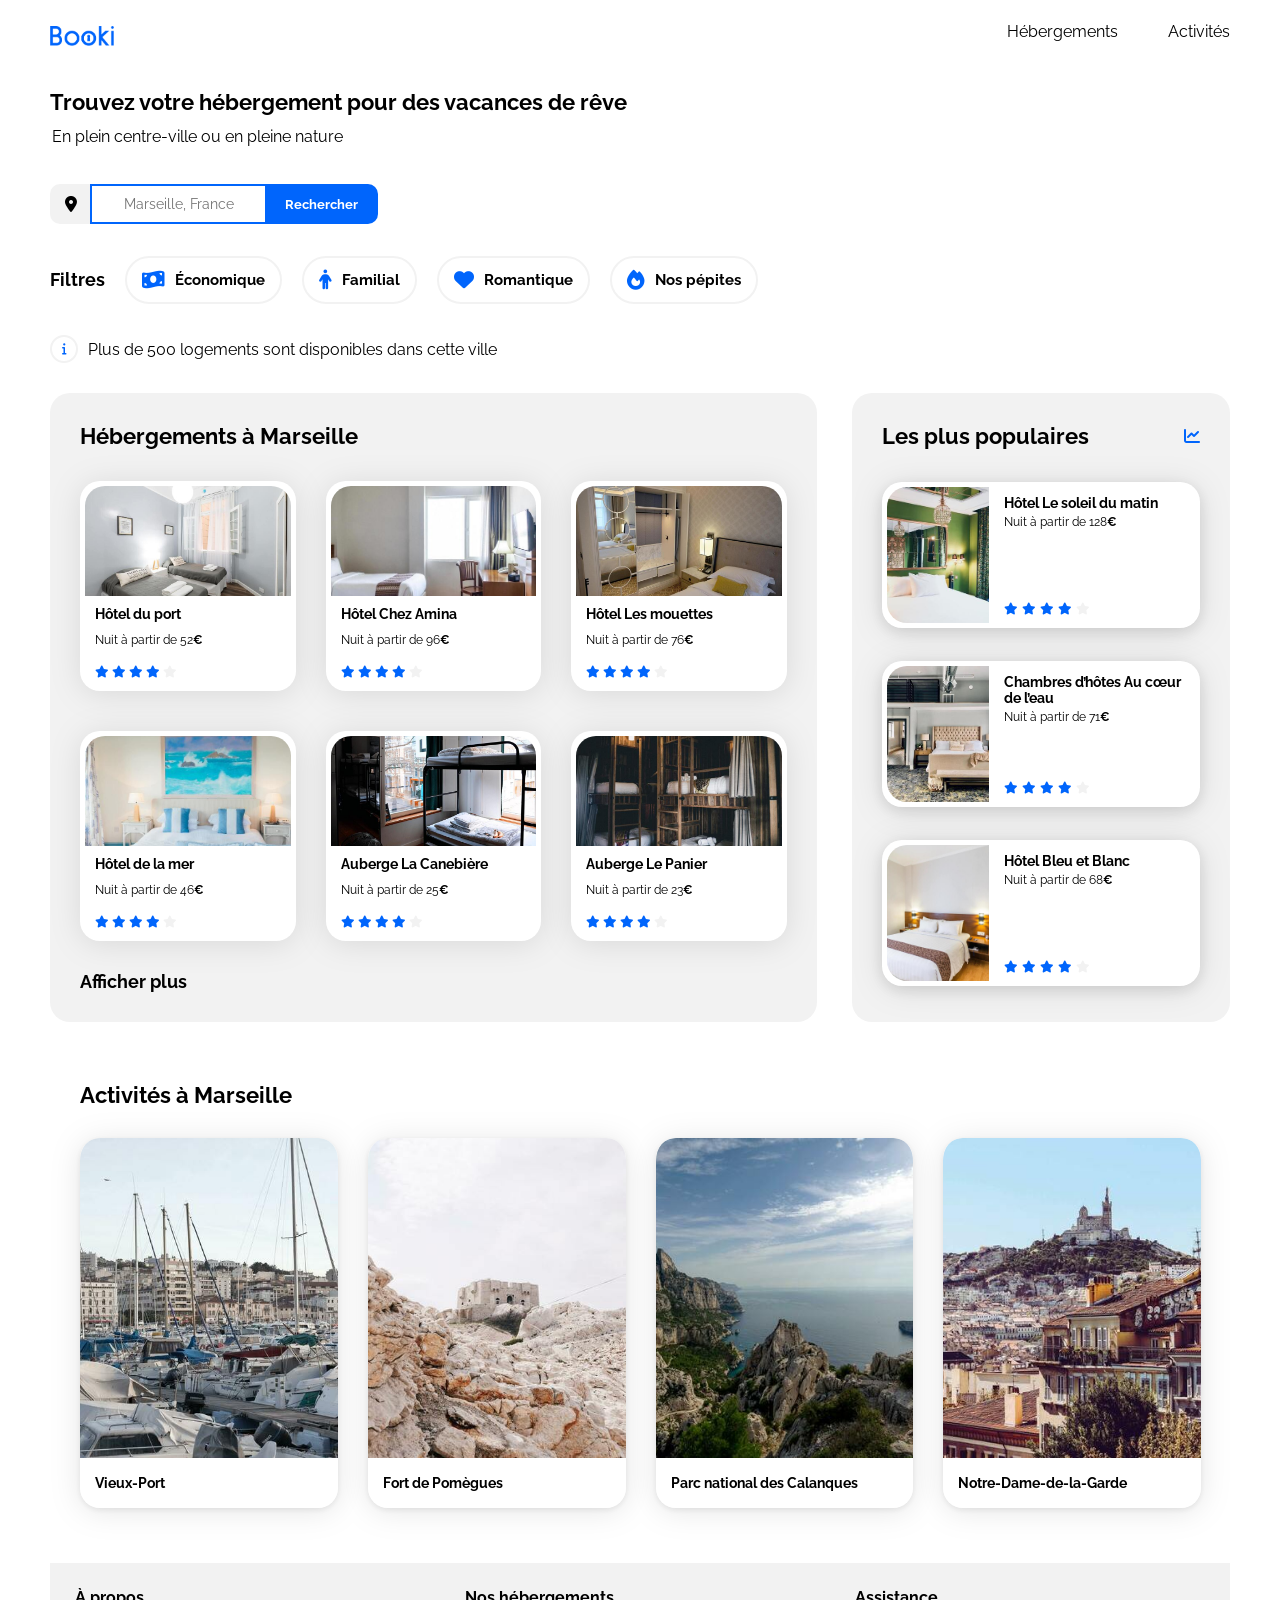
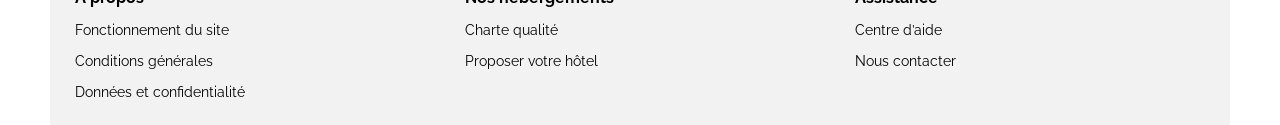
<file: index.html>
<!DOCTYPE html>
<html lang="fr">

<head>
    <meta charset="UTF-8">
    <meta name="viewport" content="width=device-width, initial-scale=1.0">
    <title>Booki</title>

    <!-- Polices -->
    <link rel="preconnect" href="https://fonts.googleapis.com">
    <link rel="preconnect" href="https://fonts.gstatic.com" crossorigin>
    <link href="https://fonts.googleapis.com/css2?family=Raleway:wght@400;500;700&display=swap" rel="stylesheet">

    <!-- Icônes -->
    <link rel="stylesheet" href="https://cdnjs.cloudflare.com/ajax/libs/font-awesome/6.2.1/css/all.min.css"
        integrity="sha512-MV7K8+y+gLIBoVD59lQIYicR65iaqukzvf/nwasF0nqhPay5w/9lJmVM2hMDcnK1OnMGCdVK+iQrJ7lzPJQd1w=="
        crossorigin="anonymous" referrerpolicy="no-referrer">

    <!-- CSS -->
    <link rel="stylesheet" href="./css/style.css">
    <link rel="stylesheet" href="./css/tablette.css">
    <link rel="stylesheet" href="./css/mobile.css">
</head>

<body>
    <div class="main-container">

        <!-- HEADER -->
        <header>
            <nav class="nav">
                <img src="./images/logo/Booki.png" alt="Logo Booki" id="logo-booki">
                <ul class="nav-links">
                    <li><a href="#hebergements">Hébergements</a></li>
                    <li><a href="#activites">Activités</a></li>
                </ul>
            </nav>
        </header>

        <main>
            <!-- SECTION RECHERCHE -->
            <section class="recherche">

                <h1>Trouvez votre hébergement pour des vacances de rêve</h1>
                <p>En plein centre-ville ou en pleine nature</p>

                <form action="#" method="get" class="formulaire-recherche">

                    <div class="icone-recherche">
                        <i class="fa-solid fa-location-dot" aria-hidden="true"></i>
                    </div>

                    <div class="barre-de-recherche">
                        <label for="ville" class="sr-only">Ville</label>
                        <input type="text" name="ville" id="ville" placeholder="Marseille, France" autofocus required>
                    </div>

                     <button type="submit" class="bouton-rechercher" aria-label="Lancer la recherche">
                        <span class="texte-rechercher">Rechercher</span>
                        <span class="icone-loupe"><i class="fa-solid fa-magnifying-glass" aria-hidden="true"></i></span>
                    </button>

                </form>

            </section>

            <!-- SECTION FILTRES -->
            <section class="filtres">
                
            <div class="filtres-header">
                <h2>Filtres</h2>

                <div class="filtres-container">

                    <button class="filtre">
                        <i class="fa-solid fa-money-bill-wave" aria-hidden="true"></i> Économique
                    </button>

                    <button class="filtre">
                        <i class="fa-solid fa-person" aria-hidden="true"></i> Familial
                    </button>

                    <button class="filtre">
                        <i class="fa-solid fa-heart" aria-hidden="true"></i> Romantique
                    </button>

                    <button class="filtre">
                        <i class="fa-solid fa-fire" aria-hidden="true"></i> Nos pépites
                    </button>
                </div>
            </div>

                <p class="info">
                    <i class="fa-solid fa-info" aria-hidden="true"></i>
                    Plus de 500 logements sont disponibles dans cette ville
                </p>

            </section>

            <!-- HEBERGEMENTS + POPULAIRES -->
            <div class="hebergements-et-populaires">

                <!-- SECTION HÉBERGEMENTS -->
                <section class="hebergements" id="hebergements">

                    <div class="hebergements-titles">
                        <h2 class="section-title">Hébergements à Marseille</h2>
                    </div>

                    <div class="hebergements-cards">

                        <!-- 6 cartes -->
                        <article class="card">
                            <a href="#">
                            <img src="./images/hebergements/fred-kleber.jpg" alt="Hôtel du port">
                            <div class="card-content">
                            <div class="card-txt">
                                <h3 class="card-title">Hôtel du port</h3>
                                <p class="card-subtitle">Nuit à partir de 52<span class="euro">€</span></p>
                            </div>
                                <div class="card-rating">
                                    <i class="fa-solid fa-star" aria-hidden="true"></i>
                                    <i class="fa-solid fa-star" aria-hidden="true"></i>
                                    <i class="fa-solid fa-star" aria-hidden="true"></i>
                                    <i class="fa-solid fa-star" aria-hidden="true"></i>
                                    <i class="fa-solid fa-star neutral-star" aria-hidden="true"></i>
                                </div>
                            </div>
                            </a>
                        </article>

                        <article class="card">
                            <a href="#">
                            <img src="./images/hebergements/febrian-zakaria.jpg" alt="Hôtel Chez Amina">
                            <div class="card-content">
                            <div class="card-txt">
                                <h3 class="card-title">Hôtel Chez Amina</h3>
                                <p class="card-subtitle">Nuit à partir de 96<span class="euro">€</span></p>
                            </div>
                                <div class="card-rating">
                                    <i class="fa-solid fa-star" aria-hidden="true"></i>
                                    <i class="fa-solid fa-star" aria-hidden="true"></i>
                                    <i class="fa-solid fa-star" aria-hidden="true"></i>
                                    <i class="fa-solid fa-star" aria-hidden="true"></i>
                                    <i class="fa-solid fa-star neutral-star" aria-hidden="true"></i>
                                </div>
                            </div>
                            </a>
                        </article>

                        <article class="card">
                            <a href="#">
                            <img src="./images/hebergements/reisetopia.jpg" alt="Hôtel Les mouettes">
                            <div class="card-content">
                            <div class="card-txt">
                                <h3 class="card-title">Hôtel Les mouettes</h3>
                                <p class="card-subtitle">Nuit à partir de 76<span class="euro">€</span></p>
                            </div>
                                <div class="card-rating">
                                    <i class="fa-solid fa-star" aria-hidden="true"></i>
                                    <i class="fa-solid fa-star" aria-hidden="true"></i>
                                    <i class="fa-solid fa-star" aria-hidden="true"></i>
                                    <i class="fa-solid fa-star" aria-hidden="true"></i>
                                    <i class="fa-solid fa-star neutral-star" aria-hidden="true"></i>
                                </div>
                            </div>
                            </a>
                        </article>

                        <article class="card">
                            <a href="#">
                            <img src="./images/hebergements/annie-spratt.jpg" alt="Hôtel de la mer">
                            <div class="card-content">
                            <div class="card-txt">
                                <h3 class="card-title">Hôtel de la mer</h3>
                                <p class="card-subtitle">Nuit à partir de 46<span class="euro">€</span></p>
                            </div>
                                <div class="card-rating">
                                    <i class="fa-solid fa-star" aria-hidden="true"></i>
                                    <i class="fa-solid fa-star" aria-hidden="true"></i>
                                    <i class="fa-solid fa-star" aria-hidden="true"></i>
                                    <i class="fa-solid fa-star" aria-hidden="true"></i>
                                    <i class="fa-solid fa-star neutral-star" aria-hidden="true"></i>
                                </div>
                            </div>
                            </a>
                        </article>

                        <article class="card">
                            <a href="#">
                            <img src="./images/hebergements/marcus-loke.jpg" alt="Auberge La Canebière">
                            <div class="card-content">
                            <div class="card-txt">
                                <h3 class="card-title">Auberge La Canebière</h3>
                                <p class="card-subtitle">Nuit à partir de 25<span class="euro">€</span></p>
                            </div>
                                <div class="card-rating">
                                    <i class="fa-solid fa-star" aria-hidden="true"></i>
                                    <i class="fa-solid fa-star" aria-hidden="true"></i>
                                    <i class="fa-solid fa-star" aria-hidden="true"></i>
                                    <i class="fa-solid fa-star" aria-hidden="true"></i>
                                    <i class="fa-solid fa-star neutral-star" aria-hidden="true"></i>
                                </div>
                            </div>
                            </a>
                        </article>

                        <article class="card">
                            <a href="#">
                            <img src="./images/hebergements/nicate-lee.jpg" alt="Auberge Le Panier">
                            <div class="card-content">
                            <div class="card-txt">
                                <h3 class="card-title">Auberge Le Panier</h3>
                                <p class="card-subtitle">Nuit à partir de 23<span class="euro">€</span></p>
                            </div>
                                <div class="card-rating">
                                    <i class="fa-solid fa-star" aria-hidden="true"></i>
                                    <i class="fa-solid fa-star" aria-hidden="true"></i>
                                    <i class="fa-solid fa-star" aria-hidden="true"></i>
                                    <i class="fa-solid fa-star" aria-hidden="true"></i>
                                    <i class="fa-solid fa-star neutral-star" aria-hidden="true"></i>
                                </div>
                            </div>
                            </a>
                        </article>
                    </div>
                    <a href="#" class="show-more">Afficher plus</a>

                </section>

                <!-- SECTION POPULAIRES -->
                <section class="populaires">

                    <div class="populaires-title">
                        <h2 class="section-title">Les plus populaires</h2>
                        <i class="fa-solid fa-chart-line" aria-hidden="true"></i>
                    </div>

                    <div class="populaires-cards">

                        <a href="#">
                            <article class="card">
                                <img src="./images/hebergements/emile-guillemot.jpg" alt="Image de la chambre d'hôtel montrant un lit">
                                <div class="card-content">
                                    <div class="card-txt">
                                        <h3 class="card-title">Hôtel Le soleil du matin</h3>
                                        <p class="card-subtitle">Nuit à partir de 128<span class="euro">€</span></p>
                                    </div>
                                    <div class="card-rating">
                                        <i class="fa-xs fa-solid fa-star" aria-hidden="true" ></i>
                                        <i class="fa-xs fa-solid fa-star" aria-hidden="true"></i>
                                        <i class="fa-xs fa-solid fa-star" aria-hidden="true"></i>
                                        <i class="fa-xs fa-solid fa-star" aria-hidden="true"></i>
                                        <i class="fa-xs fa-solid fa-star neutral-star" aria-hidden="true"></i>
                                        <span class="sr-only">Note de 4 sur 5</span>
                                    </div>
                                </div>
                            </article>
                        </a>

                        <a href="#">
                            <article class="card">
                                <img src="./images/hebergements/aw-creative.jpg" alt="Image de la chambre d'hôtel montrant un lit">
                                <div class="card-content">
                                    <div class="card-txt">
                                        <h3 class="card-title">Chambres d’hôtes Au cœur de l’eau</h3>
                                        <p class="card-subtitle">Nuit à partir de 71<span class="euro">€</span></p>
                                    </div>
                                    <div class="card-rating">
                                        <i class="fa-xs fa-solid fa-star" aria-hidden="true"></i>
                                        <i class="fa-xs fa-solid fa-star" aria-hidden="true"></i>
                                        <i class="fa-xs fa-solid fa-star" aria-hidden="true"></i>
                                        <i class="fa-xs fa-solid fa-star" aria-hidden="true"></i>
                                        <i class="fa-xs fa-solid fa-star neutral-star" aria-hidden="true"></i>
                                        <span class="sr-only">Note de 4 sur 5</span>
                                    </div>
                                </div>
                            </article>
                        </a>

                        <a href="#">
                            <article class="card">
                                <img src="./images/hebergements/febrian-zakaria2.jpg" alt="Image de la chambre d'hôtel montrant un lit">
                                <div class="card-content">
                                    <div class="card-txt">
                                        <h3 class="card-title">Hôtel Bleu et Blanc</h3>
                                        <p class="card-subtitle">Nuit à partir de 68<span class="euro">€</span></p>
                                    </div>
                                    <div class="card-rating">
                                        <i class="fa-xs fa-solid fa-star" aria-hidden="true"></i>
                                        <i class="fa-xs fa-solid fa-star" aria-hidden="true"></i>
                                        <i class="fa-xs fa-solid fa-star" aria-hidden="true"></i>
                                        <i class="fa-xs fa-solid fa-star" aria-hidden="true"></i>
                                        <i class="fa-xs fa-solid fa-star neutral-star" aria-hidden="true"></i>
                                        <span class="sr-only">Note de 4 sur 5</span>
                                    </div>
                                </div>
                            </article>
                        </a>
                    </div>

                </section> 
                
            </div>

            <!-- SECTION ACTIVITÉS -->
            <section class="activites" id="activites">
                <h2 class="section-title">Activités à Marseille</h2>

                <div class="activites-cards">

                    <article class="card">
                        <a href="#">
                            <img src="./images/activites/reno-laithienne.jpg" alt="Vieux-Port">
                            <div class="card-content">
                                <h3 class="card-title">Vieux-Port</h3>
                            </div>
                        </a>
                    </article>

                    <article class="card">
                        <a href="#">
                            <img src="./images/activites/paul-hermann.jpg" alt="Fort de Pomègues">
                            <div class="card-content">
                                <h3 class="card-title">Fort de Pomègues</h3>
                            </div>
                        </a>
                    </article>

                    <article class="card">
                        <a href="#">
                            <img src="./images/activites/kilyan-sockalingum.jpg" alt="Parc national des Calanques">
                            <div class="card-content">
                                <h3 class="card-title">Parc national des Calanques</h3>
                            </div>
                        </a>
                    </article>

                    <article class="card">
                        <a href="#">
                            <img src="./images/activites/florian-wehde.jpg" alt="Notre-Dame-de-la-Garde">
                            <div class="card-content">
                                <h3 class="card-title">Notre-Dame-de-la-Garde</h3>
                            </div>
                        </a>
                    </article> 
                </div>

            </section>

        </main>

        <!-- FOOTER -->
        <footer>
            <div class="footer-column">
                <h3>À propos</h3>
                <ul class="footer-links">
                    <li><a href="#">Fonctionnement du site</a></li>
                    <li><a href="#">Conditions générales</a></li>
                    <li><a href="#">Données et confidentialité</a></li>
                </ul>
            </div>

            <div class="footer-column">
                <h3>Nos hébergements</h3>
                <ul class="footer-links">
                    <li><a href="#">Charte qualité</a></li>
                    <li><a href="#">Proposer votre hôtel</a></li>
                </ul>
            </div>

            <div class="footer-column">
                <h3>Assistance</h3>
                <ul class="footer-links">
                    <li><a href="#">Centre d’aide</a></li>
                    <li><a href="#">Nous contacter</a></li>
                </ul>
            </div>
        </footer>
        
    </div>
</body>

</html>
</file>
<file: css/style.css>
/****** General ***********/

* {
    font-family: 'Raleway', sans-serif;
}

:root {
    --main-color: #0065FC;
    --main-bg-color: #F2F2F2;
    --filter-bg-color: #DEEBFF;
}

.fa-solid {
    color: var(--main-color);
}

body {
    display: flex;
    justify-content: center;
    margin: 0;
    overflow-x: hidden;
}

.main-container {
    width: 100%;
    max-width: 1440px;
    padding: 0 50px;
    box-sizing: border-box;
}

a {
    color: inherit;
    text-decoration: none;
    display: block;
}

.section-title {
    margin: 0;
    font-size: 22px;
}

.card {
    background-color: white;
    border-radius: 20px;
    padding: 5px;
    filter: drop-shadow(0px 3px 15px rgba(0, 0, 0, 0.1));
    box-sizing: border-box;
    transition: transform 0.3s ease-in-out, box-shadow 0.3s ease-in-out;
}

.card img {
    object-fit: cover;
    display: block;
}

.card-title {
    font-size: 14px;
}

.card-subtitle {
    margin: 0px;
    font-size: 12px;
}

.card:hover {
    transform: scale(1.02);
    box-shadow: 0px 4px 20px rgba(0, 0, 0, 0.2);
}

.euro {
    font-weight: 700;
}

.neutral-star {
    color: var(--main-bg-color);
}

/****** Navigation ***********/
#logo-booki {
    height: 20px;
    width: auto;
    margin-top: 10px;
}

/* Structure du header */
.nav {
    display: flex;
    justify-content: space-between;
    align-items: center;
}

/* Supprime les marges/paddings du ul */
.nav-links {
    list-style: none;
    display: flex;
    gap: 50px;
    margin: 0px;
    padding: 0px;
}

/* Style des liens */
.nav-links a {
    color: black;
    padding: 20px 0px;
    display: block;
    border-top: 2px solid transparent;
}

.nav-links a:hover {
    color: var(--main-color);
    border-top: 2px solid var(--main-color);
}

/****** Recherche ***********/

.recherche {
    display: flex;
    flex-direction: column;
    align-items: flex-start;
    margin-top: 10px;
}

.recherche h1 {
    font-size: 22px;
    margin-bottom: 0px;
}

.recherche p {
    margin-top: 10px;
    padding: 2px;
}

.formulaire-recherche {
    margin-top: 20px;
    display: flex;
    align-items: center;
}

.icone-recherche {
    background-color: #F2F2F2;
    padding: 12px 15px;
    border-top-left-radius: 10px;
    border-bottom-left-radius: 10px;
    display: flex;
    justify-content: center;
    align-items: center;
}

.fa-location-dot {
  color: #000;
}

.barre-de-recherche {
    flex-grow: 1;
    height: 40px;
    display: flex;
    align-items: center;
    background-color: white;
    padding: 0px;
    box-sizing: border-box;
    border-top: 1px solid #F2F2F2;
    border-bottom: 1px solid #F2F2F2;
}

.barre-de-recherche input {
    flex: 1;
    border: none;
    height: 36px;
    padding: 0px;
    font-size: 14px;
    text-align: center;
}

.barre-de-recherche input:focus{
    outline: none;
    box-shadow: 0 0 0 2px var(--main-color);
}

.bouton-rechercher {
    background-color: var(--main-color);
    color: white;
    font-weight: 700;
    border: none;
    border-top-right-radius: 10px;
    border-bottom-right-radius: 10px;
    padding: 0px 20px;
    height: 40px;
    cursor: pointer;
}

.bouton-rechercher:hover {
    background-color: #0050c5;
}

.bouton-rechercher .icone-loupe {
    display: none;
}

/****** Filtres ***********/

.filtres {
    margin-top: 30px;
}

.filtres-header {
    display: flex;
    align-items: center;
    gap: 20px;
}

.filtres-container {
    display: flex;
    align-items: center;
    gap: 20px;
}

.filtres h2 {
    font-size: 18px;
}

.filtre {
    background-color: white;
    border-radius: 25px;
    border: 2px solid #F2F2F2;
    cursor: pointer;
    padding: 12px 15px;
    font-size: 15px;
    font-weight: 700;
    display: flex;
    align-items: center;
}

.filtre i {
    margin-right: 10px;
    font-size: 20px;
}

.filtre:hover {
    background-color: var(--filter-bg-color);
    border: 2px solid var(--main-bg-color);
}

.info i {
    display: flex;
    justify-content: center;
    align-items: center;
    flex-shrink: 0;
    color: var(--main-color);
    background-color: white;
    border: 2px solid #F2F2F2;
    border-radius: 50%;
    width: 24px;
    height: 24px;
    margin-right: 10px;
    font-size: 12px;
}

.info {
    display: flex;
    align-items: center;
    margin-top: 30px;
    margin-bottom: 30px;
    font-size: 16px;
}

/****** Hebergements et Populaires ***********/

.hebergements-et-populaires {
    display: flex;
    justify-content: space-between;
    flex-direction: row;
    gap: 20px;
}

.hebergements-et-populaires section {
    background-color: var(--main-bg-color);
    border-radius: 20px;
    padding: 30px;
    box-sizing: border-box;
}

/****** Hebergements ***********/

.hebergements {
    width: 65%;
    border-radius: 20px;
    background-color: var(--main-bg-color);
    padding: 30px;
}

.hebergements-titles {
    margin-bottom: 12px;
}

.hebergements-cards {
    display: flex;
    flex-wrap: wrap;
    flex-direction: row;
    justify-content: space-between;
    gap: 20px;
}

.hebergements-cards a {
    display: flex;
    flex-direction: column;
    height: 100%;
}

.hebergements-cards .card {
    display: flex;
    flex-direction: column;
    margin-top: 20px;
    width: calc(33.33% - 20px);
    min-height: 210px;
}

.hebergements-cards img {
    width: 100%;
    height: 110px;
    border-top-left-radius: 20px;
    border-top-right-radius: 20px;
}

.hebergements-cards .card-content {
    width: 100%;
    padding-left: 10px;
    display: flex;
    flex-direction: column;
    flex: 1;
    box-sizing: border-box;
}

.hebergements-cards .card-title {
    margin-top: 10px;
    margin-bottom: 11px;
}

.hebergements-cards .card-txt {
    display: flex;
    flex-direction: column;
    justify-content: flex-start;
}

.hebergements-cards .card-rating {
    margin-top: auto;
    margin-bottom: 7px;
    font-size: 12px;
}

.show-more {
    display: inline-block;
    margin-top: 30px;
    font-weight: 700;
    font-size: 18px;
    text-decoration: none;
    color: inherit;
}

/****** Populaires ***********/
.populaires {
    width: 32%;
    border-radius: 20px;
    background-color: var(--main-bg-color);
    padding: 30px;
}

.populaires-title {
    display: flex;
    justify-content: space-between;
    align-items: center;
}

.populaires-cards {
    display: flex;
    flex-direction: column;
}

.populaires-cards .card {
    display: flex;
    margin-top: 33px;
    background-color: white;
    border-radius: 20px;
    box-shadow: 0px 4px 15px rgba(0, 0, 0, 0.1);
}

.populaires-cards img {
    width: 33%;
    height: 136px;
    border-top-left-radius: 20px;
    border-bottom-left-radius: 20px;
}

.populaires-cards .card-content {
    width: 67%;
    padding-left: 15px;
    display: flex;
    flex-direction: column;
    justify-content: space-between;
    box-sizing: border-box;
}

.populaires-cards .card-title {
    margin-top: 8px;
    margin-bottom: 4px;
}

.populaires-cards .card-rating {
    margin-bottom: 5px;
}

/****** Activités ***********/

.activites {
    width: 95%;
    display: flex;
    flex-direction: column;
    padding: 30px;
    margin-top: 30px;
}

.activites-cards {
    display: flex;
    flex-direction: row;
    margin-top: 30px;
    gap: 30px;
}

.activites .card-title {
    margin: 0; /* on enlève les marges par défaut */
}

.activites-cards .card-content {
    height: 50px;
    padding: 0 15px;
    background-color: white;
    display: flex;
    align-items: center;
    justify-content: flex-start;
}

.activites-cards .card {
    width: 25%;
    background-color: transparent;
    padding: 0px;
    box-shadow: 0px 2px 6px rgba(0,0,0,0.08);
    border-radius: 20px;
    overflow: hidden;
}

.activites-cards .card a {
    height: 100%;
}

.activites-cards img {
    width: 100%;
    height: 320px;
    border-top-left-radius: 7%;
    border-top-right-radius: 7%;
}

/****** Footer ***********/

footer {
    display: flex;
    justify-content: space-around;
    align-items: flex-start;
    padding: 25px 25px;
    background-color: var(--main-bg-color);
    gap: 40px;
    margin-top: 25px;
}

footer h3 {
    margin-top: 0;
    margin-bottom: 15px;
    font-size: 16px;
}

.footer-links {
    list-style: none;
    margin: 0px;
    padding: 0px;
    display: flex;
    flex-direction: column;
    gap: 15px;
    font-size: 14px;
}

.footer-column {
    display: flex;
    flex-direction: column;
    flex: 1;
    min-width: 150px;
}
</file>
<file: css/tablette.css>
/* Le code ci-dessous correspond à la version responsive uniquement */

/****** Media queries ***********/
/* Medium devices (tablets, less/equal than 1024px) */
@media (max-width: 1024px) {

/****** Layout général ***********/
.main-container {
    padding: 0px 30px;
}

.filtres-header {
    display: block; /* le titre passe au-dessus */
}

.filtres-container {
    margin-top: 20px; /* petit espace sous le titre */
}

/****** Hébergements + Populaires ***********/
.hebergements-et-populaires {
    flex-direction: column;
    gap: 40px;
}

.hebergements {
    width: 100%;
}

.populaires {
    width: 100%;
    margin-top: 20px;
}

.populaires-cards {
    display: flex;
    flex-direction: row;
    justify-content: space-between;
    gap: 20px;
}

.populaires-cards a {
    width: 33%;
    display: block;
}
    
/****** Activités ***********/

.activites-cards img {
    width: 100%;
    height: 200px;
    border-top-left-radius: 20px;
    border-top-right-radius: 20px;
}

.activites-cards .card-content {
    padding: 5px 20px;
}

}
</file>
<file: css/mobile.css>
/* Small devices (phones, less than 768px) */
@media (max-width: 767.98px) {

/****** Navigation ***********/

header {
    width: 100vw;                /* toute la largeur de l’écran */
    margin-left: calc(50% - 50vw); /* annule les marges du container */
    margin-right: calc(50% - 50vw);
    border-bottom: 1px solid #F2F2F2; /* barre grise */
}

.nav {
    flex-direction: column;
    align-items: center;
    width: 100%;
}

/* Logo centré, prend toute la largeur visuellement */
#logo-booki {
    margin-top: 30px;
    margin-bottom: 10px;
}

.nav-links {
    width: 100%;
    display: flex;
    justify-content: center;
    margin: 0;
    padding: 0;
    gap: 10px;
}

.nav-links li {
    flex: 1;              /* chaque li prend une part égale */
}

.nav-links a {
    display: block;
    width: 100%;
    text-align: center;
    padding: 15px 0;
    border-top: none !important;                 /* on annule la bordure du haut */
    border-bottom: 2px solid transparent;
}

.nav-links a:hover {
  color: var(--main-color);
  border-bottom: 2px solid var(--main-color);
}

/****** Recherche ***********/

.recherche h1 {
    font-size: 22px;
    margin-bottom: 0px;
}

.recherche p {
    margin-top: 8px;
    padding: 0;
}

.formulaire-recherche {
    width: 100%;
    margin-top: 12px;
}

.icone-recherche {
    padding: 17px 18px; /* un peu plus grande */
}

.barre-de-recherche {
    height: 50px; /* plus haute */
    flex-grow: 2;
}

.barre-de-recherche input {
    height: 45px;
    font-size: 16px; /* légèrement plus grand */
    flex: 2;
}

.bouton-rechercher {
    width: 50px;
    height: 50px;
    padding: 0;
    border-radius: 15px;
    display: flex;
    justify-content: center;
    align-items: center;
    border: none;
    margin-left: -10px;
}

/* cacher le texte sur mobile */
.bouton-rechercher .texte-rechercher {
    display: none;
}

.bouton-rechercher .icone-loupe {
    display: flex;          /* on la rend visible */
    justify-content: center;
    align-items: center;
}

/* afficher la loupe sur mobile */
.bouton-rechercher .icone-loupe i {
    font-size: 16px;
    color: white;
}

/****** Filtres ***********/

.filtres-header {
    display: block; /* le titre passe au-dessus */
}

.filtres-container {
    display: grid;
    grid-template-columns: repeat(2, 1fr); /* 2 colonnes égales */
    gap: 20px;
    margin-top: 20px;
}

.filtre {
    font-size: 14px;
}

.info {
    align-items: flex-start; /* l’icône reste en haut, le texte s’étale */
    width: 100%;             /* prend toute la largeur */
    margin-bottom: 10px;
    font-size: 15px;         /* texte légèrement plus petit si tu veux */
    line-height: 1.4;        /* meilleure lisibilité */
}

/****** Hebergements et Populaires ***********/

.hebergements-et-populaires {
    flex-direction: column-reverse;
    width: 100vw;
    margin-left: calc(50% - 50vw);    /* sort de la main-container */
    margin-right: calc(50% - 50vw);
}

.hebergements-et-populaires section {
    border-radius: 0;
}

/****** Populaires ***********/

.populaires {
    background-color: #F2F2F2;
}

.populaires-cards {
    flex-direction: column;
    margin-top: 20px;
}

.populaires-cards a {
    display: block;
    width: 100%;
}

.populaires-cards .card {
    margin-top: 0;
}

/****** Hebergements ***********/

.hebergements-et-populaires .hebergements {
    background-color: white;
    margin-top: 0; /* réduit l'espace blanc */
    padding-top: 0;
}

.hebergements-cards {
    flex-direction: column;
    gap: 0px;
}

.hebergements-cards a {
    display: flex;
    flex-direction: column;
    width: 100%;
    height: 100%;
}

.hebergements-cards .card {
    width: 100%;
    margin-top: 20px;
    min-height: 200px;
}

.hebergements-cards img {
    height: 120px;
}

.hebergements-cards .card-content {
    display: flex;
    flex-direction: column;
    flex: 1;
}

.hebergements-cards .card-title {
    margin-bottom: 8px; /* espace entre titre et prix */
}

.hebergements-cards .card-subtitle {
    margin-bottom: 12px; /* espace entre prix et étoiles */
}

.show-more {
    margin-top: 15px;
}

/****** Activités ***********/

.activites {
    padding: 0px 10px;
}

.activites-cards {
    flex-direction: column;
    gap: 20px;
}

.activites-cards .card {
    width: 100%;
}

.activites-cards img {
    height: 140px;
}

.activites .card-title {
    font-size: 16px;
}

/****** Footer ***********/

footer {
    width: 100vw;                     
    margin-left: calc(50% - 50vw);    
    margin-right: calc(50% - 50vw);
    padding: 25px 35px;             
    box-sizing: border-box;
    display: flex;
    flex-direction: column;
    gap: 45px;
}

}

@media (max-width: 360px) {
.filtre {
    font-size: 12px;
    padding: 10px 12px;
}

.section-title {
    font-size: 18px;
}
}
</file>
